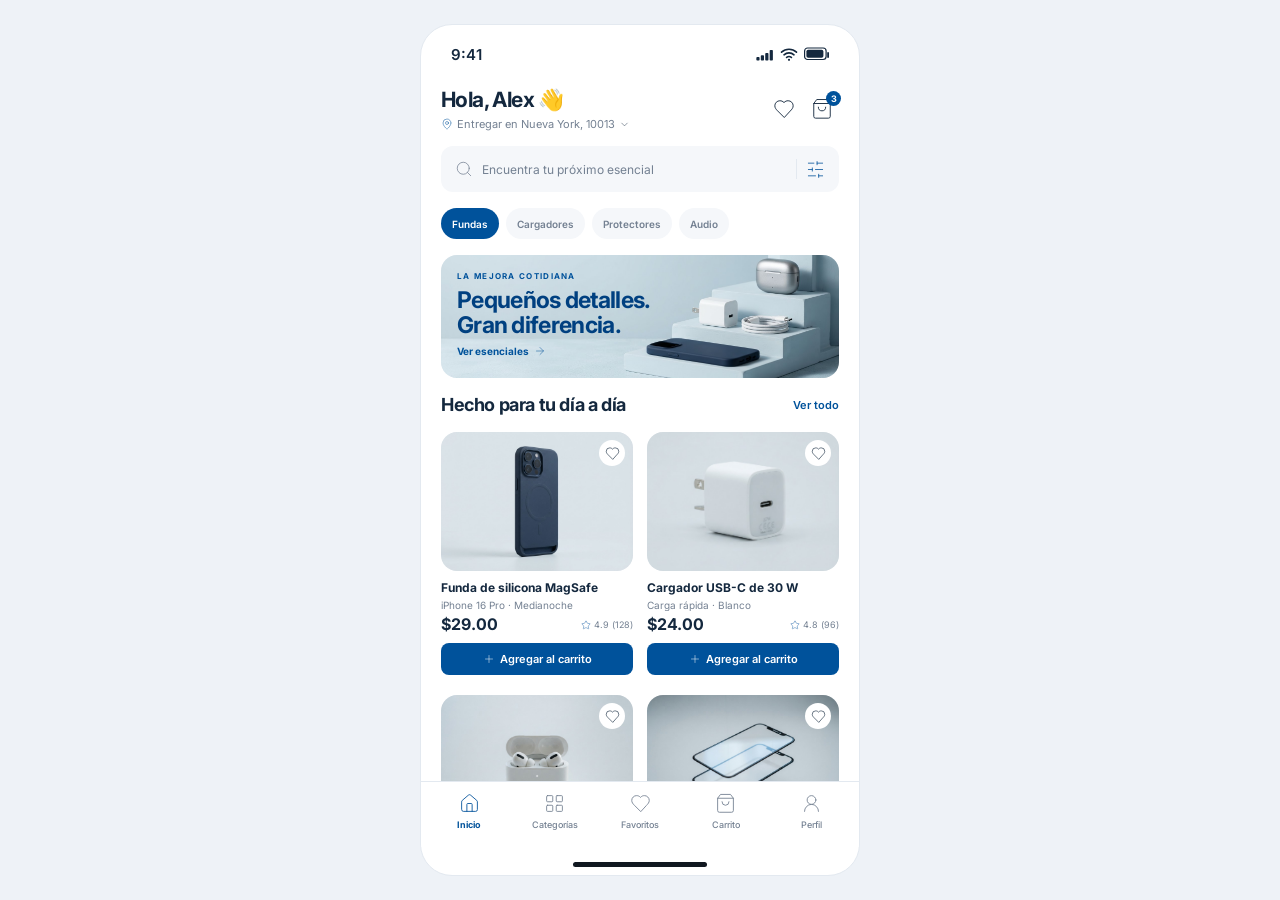
<file: index.html>
<!doctype html>
<html lang="es">
<head>
  <meta charset="utf-8">
  <meta name="viewport" content="width=device-width, initial-scale=1, viewport-fit=cover">
  <meta name="theme-color" content="#ffffff">
  <meta name="description" content="TECNOLOG — tecnología cotidiana, elevada. Fundas, cargadores, audio y protectores para iPhone.">
  <title>TECNOLOG — Catálogo</title>
  <link rel="stylesheet" href="css/variables.css">
  <link rel="stylesheet" href="css/global.css">
  <link rel="stylesheet" href="css/components.css">
  <link rel="stylesheet" href="css/pages/productos.css">
</head>
<body class="page page--catalog" data-base="">
  <div class="app">
    <header class="status-bar" aria-hidden="true">
      <span class="status-bar__time">9:41</span>
      <div class="status-bar__icons">
        <svg class="status-icon status-icon--signal" focusable="false"><use href="#i-ios-signal"></use></svg>
        <svg class="status-icon status-icon--wifi" focusable="false"><use href="#i-ios-wifi"></use></svg>
        <svg class="status-icon status-icon--battery" focusable="false"><use href="#i-ios-battery"></use></svg>
      </div>
    </header>

    <main class="catalog-feed content--scroll" id="catalog-feed">
      <section class="greeting-row" aria-label="Saludo y accesos rápidos">
        <div class="greeting">
          <h1 class="t-greeting">Hola, <span data-user-name>User</span> <span class="t-emoji">👋</span></h1>
          <button class="delivery" type="button" data-demo="La selección de dirección no está incluida en el diseño.">
            <svg class="icon icon-12 t-primary" aria-hidden="true"><use href="#i-map-pin"></use></svg>
            <span class="t-body-11">Entregar en Nueva York, 10013</span>
            <svg class="icon icon-11" aria-hidden="true"><use href="#i-chevron-down"></use></svg>
          </button>
        </div>

        <div class="quick-actions">
          <button class="icon-btn quick-action" type="button" aria-label="Favoritos" data-favorites-filter>
            <svg class="icon icon-22" aria-hidden="true"><use href="#i-heart"></use></svg>
          </button>
          <a class="cart-shortcut" href="pages/carrito.html" aria-label="Ver carrito">
            <svg class="icon icon-22" aria-hidden="true"><use href="#i-shopping-bag"></use></svg>
            <span class="badge cart-badge" data-cart-badge>3</span>
          </a>
        </div>
      </section>

      <form class="search" id="catalog-search" role="search">
        <svg class="icon icon-18 input__icon" aria-hidden="true"><use href="#i-search"></use></svg>
        <input type="search" id="search-input" placeholder="Encuentra tu próximo esencial" aria-label="Buscar productos" autocomplete="off">
        <span class="search__divider" aria-hidden="true"></span>
        <button class="icon-btn search__filter" type="button" aria-label="Filtros" data-demo="Los filtros avanzados no están incluidos en el diseño.">
          <svg class="icon icon-19 t-primary" aria-hidden="true"><use href="#i-sliders-horizontal"></use></svg>
        </button>
      </form>

      <div class="chips" id="category-chips" role="group" aria-label="Categorías">
        <button class="chip is-active" type="button" data-category="cases">Fundas</button>
        <button class="chip" type="button" data-category="chargers">Cargadores</button>
        <button class="chip" type="button" data-category="protectors">Protectores</button>
        <button class="chip" type="button" data-category="audio">Audio</button>
      </div>

      <section class="promo" aria-label="Promoción de accesorios">
        <img class="promo__image" src="assets/images/promo-everyday.jpg" alt="Funda azul, cargador blanco, cable y auriculares sobre una composición azul claro">
        <div class="promo__content">
          <p class="t-eyebrow promo__eyebrow">LA MEJORA COTIDIANA</p>
          <h2 class="t-h3 promo__title">Pequeños detalles.<br>Gran diferencia.</h2>
          <button class="promo__link" type="button" data-scroll-to-products>
            Ver esenciales
            <svg class="icon icon-12" aria-hidden="true"><use href="#i-arrow-right"></use></svg>
          </button>
        </div>
      </section>

      <div class="section-head">
        <h2 class="t-section">Hecho para tu día a día</h2>
        <button class="link t-body-11" type="button" data-reset-filter>Ver todo</button>
      </div>

      <div class="product-grid" id="product-grid">
        <article class="product-card" data-id="case" data-product-card data-category="cases" data-search="funda de silicona magsafe iphone 16 pro medianoche case">
          <div class="product-media">
            <img class="product-media__image" src="assets/images/product-case.jpg" alt="Funda de silicona MagSafe en color medianoche" loading="lazy">
            <button class="save-btn" type="button" aria-label="Guardar Funda de silicona MagSafe" data-favorite="case">
              <svg class="icon icon-15" aria-hidden="true"><use href="#i-heart"></use></svg>
            </button>
          </div>
          <div class="product-details">
            <h3 class="t-body-12 t-bold product-name">Funda de silicona MagSafe</h3>
            <p class="t-body-10 t-muted product-variant">iPhone 16 Pro · Medianoche</p>
            <div class="rating-row">
              <span class="t-price">$29.00</span>
              <span class="rating">
                <svg class="icon icon-10 t-primary" aria-hidden="true"><use href="#i-star"></use></svg>
                <span class="t-body-9 t-muted">4.9 (128)</span>
              </span>
            </div>
          </div>
          <button class="btn btn-add" type="button" data-add-to-cart="case">
            <svg class="icon icon-12" aria-hidden="true"><use href="#i-plus"></use></svg>
            <span>Agregar al carrito</span>
          </button>
        </article>

        <article class="product-card" data-id="charger" data-product-card data-category="chargers" data-search="cargador usb-c 30 w carga rapida blanco charger">
          <div class="product-media">
            <img class="product-media__image" src="assets/images/product-charger.jpg" alt="Cargador USB-C de 30 W en color blanco" loading="lazy">
            <button class="save-btn" type="button" aria-label="Guardar Cargador USB-C de 30 W" data-favorite="charger">
              <svg class="icon icon-15" aria-hidden="true"><use href="#i-heart"></use></svg>
            </button>
          </div>
          <div class="product-details">
            <h3 class="t-body-12 t-bold product-name">Cargador USB-C de 30 W</h3>
            <p class="t-body-10 t-muted product-variant">Carga rápida · Blanco</p>
            <div class="rating-row">
              <span class="t-price">$24.00</span>
              <span class="rating">
                <svg class="icon icon-10 t-primary" aria-hidden="true"><use href="#i-star"></use></svg>
                <span class="t-body-9 t-muted">4.8 (96)</span>
              </span>
            </div>
          </div>
          <button class="btn btn-add" type="button" data-add-to-cart="charger">
            <svg class="icon icon-12" aria-hidden="true"><use href="#i-plus"></use></svg>
            <span>Agregar al carrito</span>
          </button>
        </article>

        <article class="product-card" data-id="earbuds" data-product-card data-category="audio" data-search="auriculares inalambricos air sonido nitido blanco earbuds audio">
          <div class="product-media">
            <img class="product-media__image" src="assets/images/product-earbuds.jpg" alt="Auriculares inalámbricos Air con estuche de carga blanco" loading="lazy">
            <button class="save-btn" type="button" aria-label="Guardar Auriculares inalámbricos Air" data-favorite="earbuds">
              <svg class="icon icon-15" aria-hidden="true"><use href="#i-heart"></use></svg>
            </button>
          </div>
          <div class="product-details">
            <h3 class="t-body-12 t-bold product-name">Auriculares inalámbricos Air</h3>
            <p class="t-body-10 t-muted product-variant">Sonido nítido · Blanco</p>
            <div class="rating-row">
              <span class="t-price">$69.00</span>
              <span class="rating">
                <svg class="icon icon-10 t-primary" aria-hidden="true"><use href="#i-star"></use></svg>
                <span class="t-body-9 t-muted">4.9 (84)</span>
              </span>
            </div>
          </div>
          <button class="btn btn-add" type="button" data-add-to-cart="earbuds">
            <svg class="icon icon-12" aria-hidden="true"><use href="#i-plus"></use></svg>
            <span>Agregar al carrito</span>
          </button>
        </article>

        <article class="product-card" data-id="glass" data-product-card data-category="protectors" data-search="protector de vidrio edge iphone 16 pro pack de 2 glass screen">
          <div class="product-media">
            <img class="product-media__image" src="assets/images/product-glass.jpg" alt="Protector de vidrio Edge para iPhone 16 Pro" loading="lazy">
            <button class="save-btn" type="button" aria-label="Guardar Protector de vidrio Edge" data-favorite="glass">
              <svg class="icon icon-15" aria-hidden="true"><use href="#i-heart"></use></svg>
            </button>
          </div>
          <div class="product-details">
            <h3 class="t-body-12 t-bold product-name">Protector de vidrio Edge</h3>
            <p class="t-body-10 t-muted product-variant">iPhone 16 Pro · Pack de 2</p>
            <div class="rating-row">
              <span class="t-price">$19.00</span>
              <span class="rating">
                <svg class="icon icon-10 t-primary" aria-hidden="true"><use href="#i-star"></use></svg>
                <span class="t-body-9 t-muted">4.8 (62)</span>
              </span>
            </div>
          </div>
          <button class="btn btn-add" type="button" data-add-to-cart="glass">
            <svg class="icon icon-12" aria-hidden="true"><use href="#i-plus"></use></svg>
            <span>Agregar al carrito</span>
          </button>
        </article>
      </div>

      <p class="catalog-empty" id="catalog-empty" hidden>No encontramos productos con esa búsqueda.</p>
    </main>

    <nav class="bottom-nav" aria-label="Navegación principal">
      <a class="nav-item is-active" href="index.html" aria-current="page">
        <svg class="icon icon-21" aria-hidden="true"><use href="#i-house"></use></svg>
        <span class="t-body-9 t-bold">Inicio</span>
      </a>
      <button class="nav-item" type="button" data-scroll-to-categories>
        <svg class="icon icon-21" aria-hidden="true"><use href="#i-layout-grid"></use></svg>
        <span class="t-body-9 t-medium">Categorías</span>
      </button>
      <button class="nav-item" type="button" data-favorites-filter>
        <svg class="icon icon-21" aria-hidden="true"><use href="#i-heart"></use></svg>
        <span class="t-body-9 t-medium">Favoritos</span>
      </button>
      <a class="nav-item" href="pages/carrito.html">
        <svg class="icon icon-21" aria-hidden="true"><use href="#i-shopping-bag"></use></svg>
        <span class="t-body-9 t-medium">Carrito</span>
      </a>
      <button class="nav-item" type="button" data-profile>
        <svg class="icon icon-21" aria-hidden="true"><use href="#i-user-round"></use></svg>
        <span class="t-body-9 t-medium">Perfil</span>
      </button>
    </nav>

    <div class="home-indicator" aria-hidden="true"><span></span></div>
  </div>

  <script src="js/modules/icons.js" defer></script>
  <script src="js/modules/storage.js" defer></script>
  <script src="js/modules/ui.js" defer></script>
  <script src="js/navigation.js" defer></script>
  <script src="js/main.js" defer></script>
  <script src="js/modules/catalog.js" defer></script>
</body>
</html>
</file>
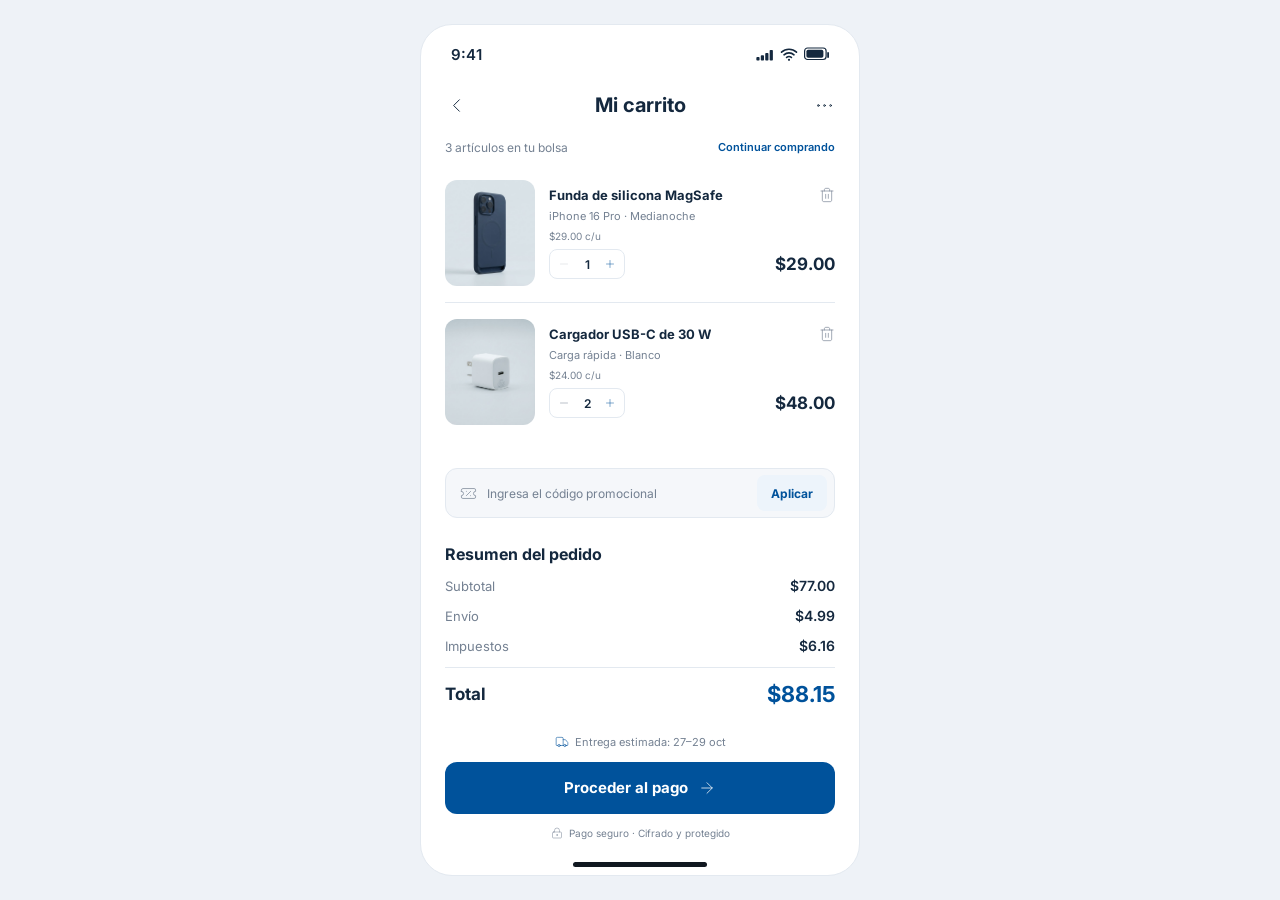
<file: pages/carrito.html>
<!doctype html>
<html lang="es">
<head>
  <meta charset="utf-8">
  <meta name="viewport" content="width=device-width, initial-scale=1, viewport-fit=cover">
  <meta name="theme-color" content="#ffffff">
  <meta name="description" content="Revisa los productos de tu carrito TECNOLOG antes de pagar.">
  <title>Mi carrito — TECNOLOG</title>
  <link rel="stylesheet" href="../css/variables.css">
  <link rel="stylesheet" href="../css/global.css">
  <link rel="stylesheet" href="../css/components.css">
  <link rel="stylesheet" href="../css/pages/carrito.css">
</head>
<body class="page page--cart" data-base="../">
  <div class="app">
    <header class="status-bar" aria-hidden="true">
      <span class="status-bar__time">9:41</span>
      <div class="status-bar__icons">
        <svg class="status-icon status-icon--signal" focusable="false"><use href="#i-ios-signal"></use></svg>
        <svg class="status-icon status-icon--wifi" focusable="false"><use href="#i-ios-wifi"></use></svg>
        <svg class="status-icon status-icon--battery" focusable="false"><use href="#i-ios-battery"></use></svg>
      </div>
    </header>

    <main class="cart-content content--scroll" id="main">
      <section class="cart-products" aria-labelledby="cart-title">
        <header class="page-header">
          <a class="page-header__back" href="../index.html" aria-label="Volver al catálogo">
            <svg class="icon icon-23" aria-hidden="true"><use href="#i-chevron-left"></use></svg>
          </a>
          <h1 class="t-title" id="cart-title">Mi carrito</h1>
          <button class="page-header__action" type="button" data-demo="Las opciones adicionales del carrito no están incluidas en el diseño." aria-label="Más opciones">
            <svg class="icon icon-21" aria-hidden="true"><use href="#i-more-horizontal"></use></svg>
          </button>
        </header>

        <div class="cart-meta">
          <p class="t-body-12 t-muted" id="cart-count-label" data-cart-count-label>3 artículos en tu bolsa</p>
          <a class="link t-body-11" href="../index.html">Continuar comprando</a>
        </div>

        <div class="cart-items" id="cart-items"></div>
      </section>

      <form class="promo-form" id="promo-form" novalidate>
        <svg class="icon icon-17 input__icon" aria-hidden="true"><use href="#i-ticket-percent"></use></svg>
        <input id="promo-input" name="promo" type="text" placeholder="Ingresa el código promocional" aria-label="Código promocional" autocomplete="off">
        <button class="btn btn-apply" type="submit">Aplicar</button>
      </form>

      <section class="order-summary" aria-labelledby="summary-title">
        <h2 class="order-summary__title" id="summary-title">Resumen del pedido</h2>

        <div class="summary-line">
          <span class="summary-line__label">Subtotal</span>
          <span class="summary-line__amount" data-subtotal>$77.00</span>
        </div>
        <div class="summary-line">
          <span class="summary-line__label">Envío</span>
          <span class="summary-line__amount" data-shipping>$4.99</span>
        </div>
        <div class="summary-line">
          <span class="summary-line__label">Impuestos</span>
          <span class="summary-line__amount" data-tax>$6.16</span>
        </div>

        <span class="divider"></span>

        <div class="summary-line summary-line--total">
          <span class="summary-line__label summary-line__label--total">Total</span>
          <span class="summary-line__amount summary-line__amount--total" data-total>$88.15</span>
        </div>
      </section>

      <section class="cart-actions">
        <p class="delivery-estimate">
          <svg class="icon icon-14 t-primary" aria-hidden="true"><use href="#i-truck"></use></svg>
          <span>Entrega estimada: 27–29 oct</span>
        </p>

        <button class="btn btn-primary" type="button" id="checkout-button">
          <span>Proceder al pago</span>
          <svg class="icon icon-18" aria-hidden="true"><use href="#i-arrow-right"></use></svg>
        </button>

        <div class="assurance">
          <svg class="icon icon-12" aria-hidden="true"><use href="#i-lock-keyhole"></use></svg>
          <span class="assurance__text">Pago seguro · Cifrado y protegido</span>
        </div>
      </section>
    </main>

    <div class="home-indicator" aria-hidden="true"><span></span></div>
  </div>

  <script src="../js/modules/icons.js" defer></script>
  <script src="../js/modules/storage.js" defer></script>
  <script src="../js/modules/ui.js" defer></script>
  <script src="../js/navigation.js" defer></script>
  <script src="../js/main.js" defer></script>
  <script src="../js/modules/cart.js" defer></script>
</body>
</html>
</file>
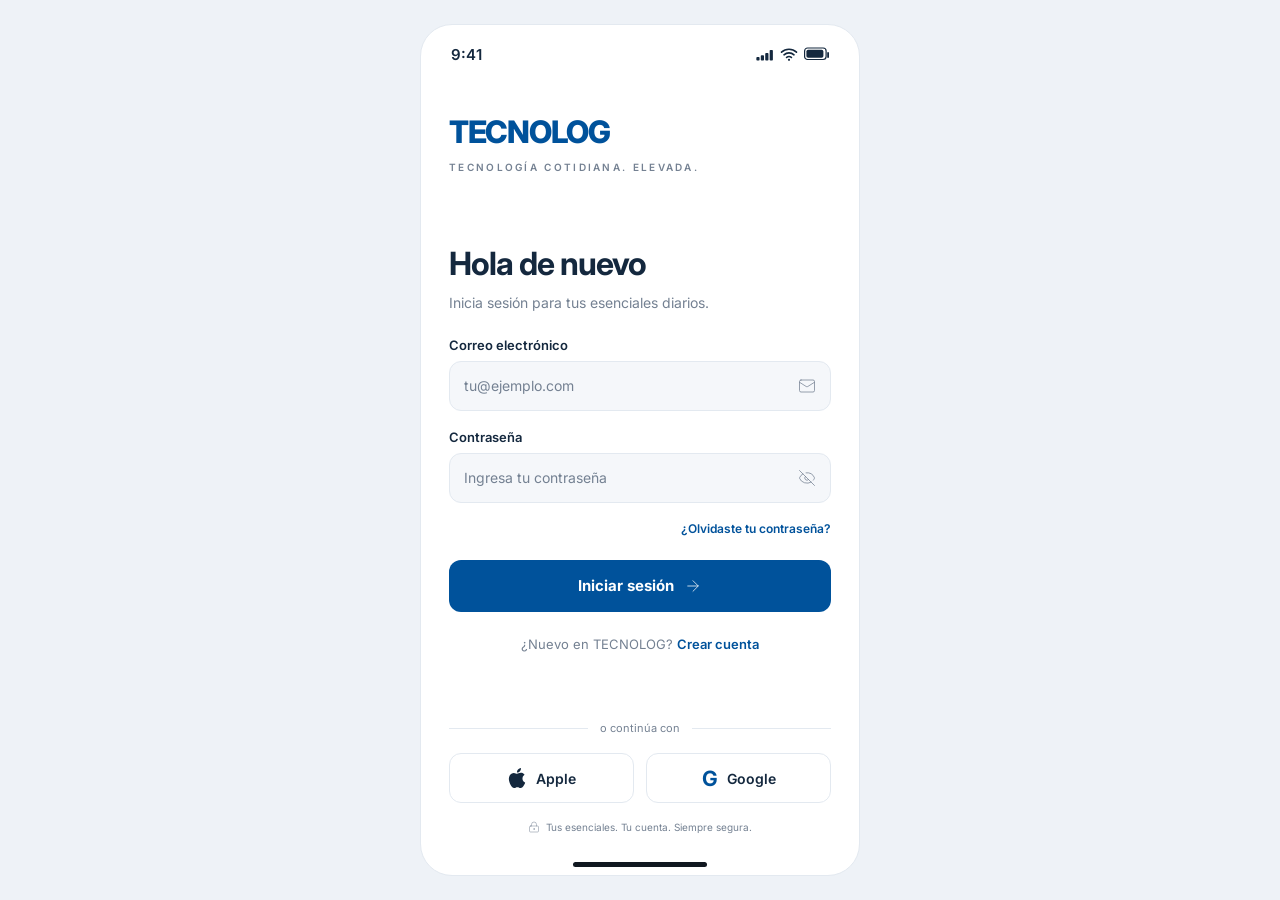
<file: pages/checkout.html>
<!doctype html>
<html lang="es">
<head>
  <meta charset="utf-8">
  <meta name="viewport" content="width=device-width, initial-scale=1, viewport-fit=cover">
  <meta name="theme-color" content="#ffffff">
  <meta name="description" content="Completa el pago de tu pedido TECNOLOG de forma segura.">
  <title>Pago — TECNOLOG</title>
  <link rel="stylesheet" href="../css/variables.css">
  <link rel="stylesheet" href="../css/global.css">
  <link rel="stylesheet" href="../css/components.css">
  <link rel="stylesheet" href="../css/pages/checkout.css">
</head>
<body class="page page--checkout" data-base="../">
  <div class="app">
    <header class="status-bar" aria-hidden="true">
      <span class="status-bar__time">9:41</span>
      <div class="status-bar__icons">
        <svg class="status-icon status-icon--signal" focusable="false"><use href="#i-ios-signal"></use></svg>
        <svg class="status-icon status-icon--wifi" focusable="false"><use href="#i-ios-wifi"></use></svg>
        <svg class="status-icon status-icon--battery" focusable="false"><use href="#i-ios-battery"></use></svg>
      </div>
    </header>

    <main class="checkout-content content--scroll" id="main">
      <header class="page-header">
        <a class="page-header__back" href="carrito.html" aria-label="Volver al carrito">
          <svg class="icon icon-23" aria-hidden="true"><use href="#i-chevron-left"></use></svg>
        </a>
        <h1 class="t-title">Pago</h1>
        <span class="page-header__action" aria-hidden="true">
          <svg class="icon icon-21" aria-hidden="true"><use href="#i-lock-keyhole"></use></svg>
        </span>
      </header>

      <div class="progress" aria-label="Progreso del pago">
        <div class="progress__step is-done">
          <span class="progress__marker">
            <svg class="icon icon-12" aria-hidden="true"><use href="#i-check"></use></svg>
          </span>
          <span class="progress__label">Envío</span>
        </div>
        <div class="progress__step is-current">
          <span class="progress__connector" aria-hidden="true"></span>
          <span class="progress__marker">2</span>
          <span class="progress__label">Pago</span>
        </div>
        <div class="progress__step">
          <span class="progress__connector" aria-hidden="true"></span>
          <span class="progress__marker">3</span>
          <span class="progress__label">Revisión</span>
        </div>
      </div>

      <section class="address-card" aria-label="Dirección de envío">
        <svg class="icon icon-18 t-primary address-card__icon" aria-hidden="true"><use href="#i-map-pin"></use></svg>
        <div class="address-card__body">
          <p class="address-card__recipient">Enviar a <span data-shipping-name>Alex Morgan</span></p>
          <p class="address-card__street">128 Spring St, Apt 4B<br>Nueva York, NY 10013, Estados Unidos</p>
        </div>
        <button class="address-card__change" type="button" data-demo="La edición de la dirección no está incluida en el diseño.">Cambiar</button>
      </section>

      <section class="payment-method" aria-labelledby="payment-method-title">
        <h2 class="payment-method__title" id="payment-method-title">Método de pago</h2>

        <div class="payment-options" role="radiogroup" aria-label="Método de pago">
          <button class="method-card is-selected" type="button" role="radio" aria-checked="true" data-method="card">
            <span class="method-radio" aria-hidden="true"></span>
            <svg class="icon icon-19 t-primary" aria-hidden="true"><use href="#i-credit-card"></use></svg>
            <span class="method-card__label">Tarjeta de crédito / débito</span>
            <span class="method-card__networks" aria-hidden="true">
              <span class="network-visa">VISA</span>
              <span class="network-mastercard"><i></i><i></i></span>
            </span>
          </button>

          <div class="method-alternatives">
            <button class="method-option" type="button" role="radio" aria-checked="false" data-method="apple">
              <span class="method-radio" aria-hidden="true"></span>
              <svg class="icon icon-17 icon--filled" aria-hidden="true"><use href="#i-apple"></use></svg>
              <span class="method-option__label">Apple Pay</span>
            </button>
            <button class="method-option" type="button" role="radio" aria-checked="false" data-method="paypal">
              <span class="method-radio" aria-hidden="true"></span>
              <span class="method-option__label method-option__label--paypal">PayPal</span>
            </button>
          </div>
        </div>
      </section>

      <section class="card-details" id="card-details" aria-label="Datos de la tarjeta">
        <div class="field">
          <label class="field__label" for="card-number">Número de tarjeta</label>
          <div class="input">
            <input id="card-number" name="card-number" type="text" inputmode="numeric" autocomplete="cc-number" placeholder="4242 4242 4242 4242" maxlength="19">
            <svg class="icon icon-18 input__icon" aria-hidden="true"><use href="#i-credit-card"></use></svg>
          </div>
        </div>

        <div class="card-details__row">
          <div class="field">
            <label class="field__label" for="card-expiry">Vencimiento</label>
            <div class="input">
              <input id="card-expiry" name="card-expiry" type="text" inputmode="numeric" autocomplete="cc-exp" placeholder="MM / AA" maxlength="7">
            </div>
          </div>

          <div class="field">
            <label class="field__label" for="card-cvv">CVV</label>
            <div class="input">
              <input id="card-cvv" name="card-cvv" type="text" inputmode="numeric" autocomplete="cc-csc" placeholder="•••" maxlength="4">
              <button class="input__action" type="button" data-demo="El CVV es el código de 3 o 4 dígitos del reverso de tu tarjeta." aria-label="Qué es el CVV">
                <svg class="icon icon-18" aria-hidden="true"><use href="#i-circle-help"></use></svg>
              </button>
            </div>
          </div>
        </div>
      </section>

      <section class="payment-confirmation" aria-labelledby="total-title">
        <span class="divider"></span>

        <div class="summary-line summary-line--total">
          <span class="summary-line__label summary-line__label--total" id="total-title">Total</span>
          <span class="summary-line__amount summary-line__amount--total" data-total>$88.15</span>
        </div>

        <p class="payment-confirmation__detail" data-order-detail>3 artículos · Incluye $4.99 de envío y $6.16 de impuestos</p>

        <button class="btn btn-primary" type="button" id="pay-button">
          <span data-pay-label>Pagar ahora · $88.15</span>
          <svg class="icon icon-18" aria-hidden="true"><use href="#i-lock-keyhole"></use></svg>
        </button>

        <div class="assurance">
          <svg class="icon icon-12" aria-hidden="true"><use href="#i-lock-keyhole"></use></svg>
          <span class="assurance__text">Cifrado de 256 bits · Tu pago está protegido</span>
        </div>
      </section>
    </main>

    <div class="home-indicator" aria-hidden="true"><span></span></div>
  </div>

  <script src="../js/modules/icons.js" defer></script>
  <script src="../js/modules/storage.js" defer></script>
  <script src="../js/modules/ui.js" defer></script>
  <script src="../js/navigation.js" defer></script>
  <script src="../js/main.js" defer></script>
  <script src="../js/modules/checkout.js" defer></script>
</body>
</html>
</file>
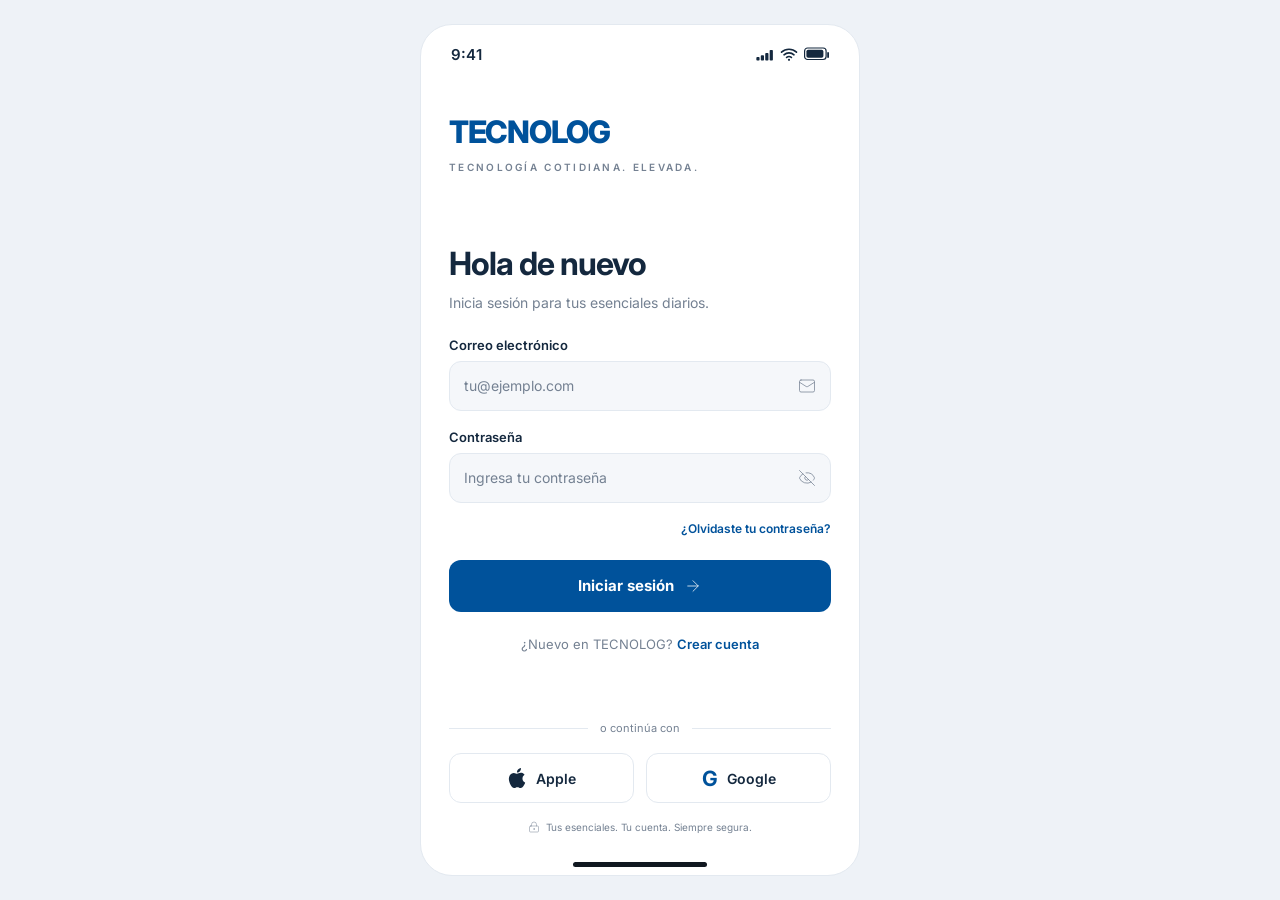
<file: pages/login.html>
<!doctype html>
<html lang="es">
<head>
  <meta charset="utf-8">
  <meta name="viewport" content="width=device-width, initial-scale=1, viewport-fit=cover">
  <meta name="theme-color" content="#ffffff">
  <meta name="description" content="Inicia sesión en TECNOLOG y continúa con tus esenciales tecnológicos.">
  <title>Iniciar sesión — TECNOLOG</title>
  <link rel="stylesheet" href="../css/variables.css">
  <link rel="stylesheet" href="../css/global.css">
  <link rel="stylesheet" href="../css/components.css">
  <link rel="stylesheet" href="../css/pages/login.css">
</head>
<body class="page page--login" data-base="../">
  <div class="app">
    <header class="status-bar" aria-hidden="true">
      <span class="status-bar__time">9:41</span>
      <div class="status-bar__icons">
        <svg class="status-icon status-icon--signal" focusable="false"><use href="#i-ios-signal"></use></svg>
        <svg class="status-icon status-icon--wifi" focusable="false"><use href="#i-ios-wifi"></use></svg>
        <svg class="status-icon status-icon--battery" focusable="false"><use href="#i-ios-battery"></use></svg>
      </div>
    </header>

    <main class="login-content content--scroll" id="main">
      <header class="brand-intro">
        <p class="t-wordmark">TECNOLOG</p>
        <p class="t-tagline">TECNOLOGÍA COTIDIANA. ELEVADA.</p>
      </header>

      <form class="login-form" id="login-form" novalidate>
        <div class="welcome">
          <h1 class="t-h1">Hola de nuevo</h1>
          <p class="welcome__text">Inicia sesión para tus esenciales diarios.</p>
        </div>

        <div class="credentials">
          <div class="field">
            <label class="field__label" for="login-email">Correo electrónico</label>
            <div class="input">
              <input id="login-email" name="email" type="email" inputmode="email" autocomplete="email" placeholder="tu@ejemplo.com" required>
              <svg class="icon icon-18 input__icon" aria-hidden="true"><use href="#i-mail"></use></svg>
            </div>
          </div>

          <div class="field">
            <label class="field__label" for="login-password">Contraseña</label>
            <div class="input">
              <input id="login-password" name="password" type="password" autocomplete="current-password" placeholder="Ingresa tu contraseña" required>
              <button class="input__action" type="button" data-password-toggle="login-password" aria-label="Mostrar contraseña">
                <svg class="icon icon-18" aria-hidden="true"><use href="#i-eye-off"></use></svg>
              </button>
            </div>
          </div>

          <a class="forgot" href="#" data-demo="La recuperación de contraseña no está incluida en el diseño.">¿Olvidaste tu contraseña?</a>
        </div>

        <button class="btn btn-primary" type="submit">
          <span>Iniciar sesión</span>
          <svg class="icon icon-18" aria-hidden="true"><use href="#i-arrow-right"></use></svg>
        </button>

        <p class="switch-text">¿Nuevo en TECNOLOG? <a class="link" href="registro.html">Crear cuenta</a></p>
      </form>

      <section class="alt-signin" aria-label="Otros métodos de acceso">
        <div class="divider-row">
          <span class="divider-row__rule"></span>
          <span class="divider-row__label">o continúa con</span>
          <span class="divider-row__rule"></span>
        </div>

        <div class="social-row">
          <button class="btn btn-social" type="button" data-demo="El acceso con Apple no está disponible en esta demo.">
            <svg class="icon icon-20 icon--filled" aria-hidden="true"><use href="#i-apple"></use></svg>
            <span>Apple</span>
          </button>
          <button class="btn btn-social" type="button" data-demo="El acceso con Google no está disponible en esta demo.">
            <span class="google-mark" aria-hidden="true">G</span>
            <span>Google</span>
          </button>
        </div>

        <div class="assurance">
          <svg class="icon icon-12" aria-hidden="true"><use href="#i-lock-keyhole"></use></svg>
          <span class="assurance__text">Tus esenciales. Tu cuenta. Siempre segura.</span>
        </div>
      </section>
    </main>

    <div class="home-indicator" aria-hidden="true"><span></span></div>
  </div>

  <script src="../js/modules/icons.js" defer></script>
  <script src="../js/modules/storage.js" defer></script>
  <script src="../js/modules/ui.js" defer></script>
  <script src="../js/navigation.js" defer></script>
  <script src="../js/main.js" defer></script>
  <script src="../js/modules/auth.js" defer></script>
</body>
</html>
</file>
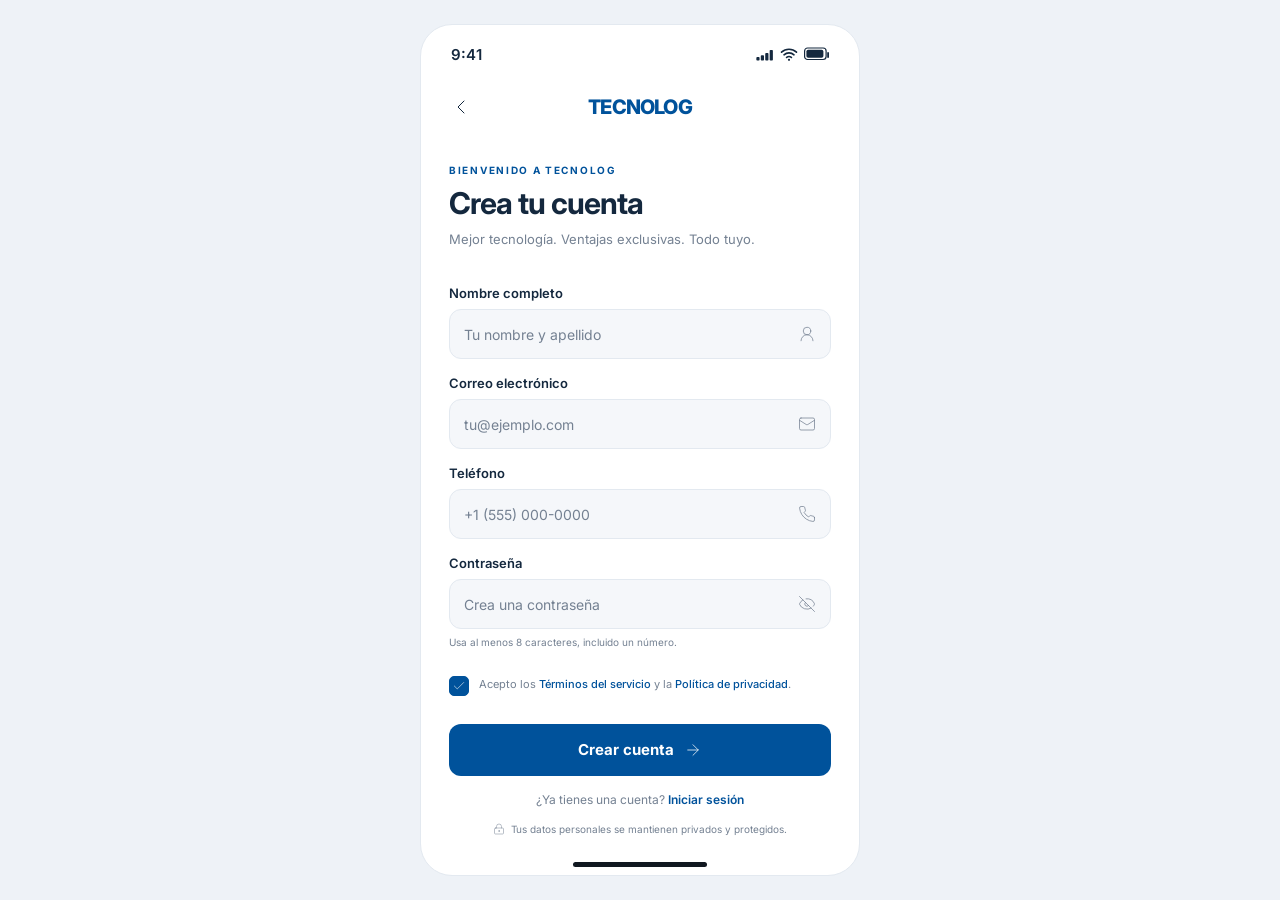
<file: pages/registro.html>
<!doctype html>
<html lang="es">
<head>
  <meta charset="utf-8">
  <meta name="viewport" content="width=device-width, initial-scale=1, viewport-fit=cover">
  <meta name="theme-color" content="#ffffff">
  <meta name="description" content="Crea tu cuenta TECNOLOG y accede a ventajas exclusivas.">
  <title>Crear cuenta — TECNOLOG</title>
  <link rel="stylesheet" href="../css/variables.css">
  <link rel="stylesheet" href="../css/global.css">
  <link rel="stylesheet" href="../css/components.css">
  <link rel="stylesheet" href="../css/pages/registro.css">
</head>
<body class="page page--register" data-base="../">
  <div class="app">
    <header class="status-bar" aria-hidden="true">
      <span class="status-bar__time">9:41</span>
      <div class="status-bar__icons">
        <svg class="status-icon status-icon--signal" focusable="false"><use href="#i-ios-signal"></use></svg>
        <svg class="status-icon status-icon--wifi" focusable="false"><use href="#i-ios-wifi"></use></svg>
        <svg class="status-icon status-icon--battery" focusable="false"><use href="#i-ios-battery"></use></svg>
      </div>
    </header>

    <main class="register-content content--scroll" id="main">
      <nav class="brand-nav" aria-label="Navegación de registro">
        <a class="brand-nav__back" href="login.html" aria-label="Volver a iniciar sesión">
          <svg class="icon icon-24" aria-hidden="true"><use href="#i-chevron-left"></use></svg>
        </a>
        <p class="t-wordmark-sm">TECNOLOG</p>
        <span class="brand-nav__balance" aria-hidden="true"></span>
      </nav>

      <header class="account-intro">
        <p class="t-eyebrow">BIENVENIDO A TECNOLOG</p>
        <h1 class="t-h2">Crea tu cuenta</h1>
        <p class="account-intro__text">Mejor tecnología. Ventajas exclusivas. Todo tuyo.</p>
      </header>

      <form class="register-form" id="register-form" novalidate>
        <div class="account-details">
          <div class="field">
            <label class="field__label" for="register-name">Nombre completo</label>
            <div class="input">
              <input id="register-name" name="name" type="text" autocomplete="name" placeholder="Tu nombre y apellido" required>
              <svg class="icon icon-18 input__icon" aria-hidden="true"><use href="#i-user-round"></use></svg>
            </div>
          </div>

          <div class="field">
            <label class="field__label" for="register-email">Correo electrónico</label>
            <div class="input">
              <input id="register-email" name="email" type="email" inputmode="email" autocomplete="email" placeholder="tu@ejemplo.com" required>
              <svg class="icon icon-18 input__icon" aria-hidden="true"><use href="#i-mail"></use></svg>
            </div>
          </div>

          <div class="field">
            <label class="field__label" for="register-phone">Teléfono</label>
            <div class="input">
              <input id="register-phone" name="phone" type="tel" inputmode="tel" autocomplete="tel" placeholder="+1 (555) 000-0000">
              <svg class="icon icon-18 input__icon" aria-hidden="true"><use href="#i-phone"></use></svg>
            </div>
          </div>

          <div class="password-setup">
            <div class="field">
              <label class="field__label" for="register-password">Contraseña</label>
              <div class="input">
                <input id="register-password" name="password" type="password" autocomplete="new-password" placeholder="Crea una contraseña" required>
                <button class="input__action" type="button" data-password-toggle="register-password" aria-label="Mostrar contraseña">
                  <svg class="icon icon-18" aria-hidden="true"><use href="#i-eye-off"></use></svg>
                </button>
              </div>
            </div>
            <p class="field__hint">Usa al menos 8 caracteres, incluido un número.</p>
          </div>
        </div>

        <label class="checkbox terms">
          <input id="register-terms" name="terms" type="checkbox" checked required>
          <span class="checkbox__box" aria-hidden="true">
            <svg class="icon icon-14" aria-hidden="true"><use href="#i-check"></use></svg>
          </span>
          <span class="checkbox__text">Acepto los <a class="link" href="#" data-demo="Los Términos del servicio no están incluidos en el diseño.">Términos del servicio</a> y la <a class="link" href="#" data-demo="La Política de privacidad no está incluida en el diseño.">Política de privacidad</a>.</span>
        </label>

        <div class="register-actions">
          <button class="btn btn-primary" type="submit">
            <span>Crear cuenta</span>
            <svg class="icon icon-18" aria-hidden="true"><use href="#i-arrow-right"></use></svg>
          </button>

          <p class="switch-text">¿Ya tienes una cuenta? <a class="link" href="login.html">Iniciar sesión</a></p>

          <div class="assurance">
            <svg class="icon icon-12" aria-hidden="true"><use href="#i-lock-keyhole"></use></svg>
            <span class="assurance__text">Tus datos personales se mantienen privados y protegidos.</span>
          </div>
        </div>
      </form>
    </main>

    <div class="home-indicator" aria-hidden="true"><span></span></div>
  </div>

  <script src="../js/modules/icons.js" defer></script>
  <script src="../js/modules/storage.js" defer></script>
  <script src="../js/modules/ui.js" defer></script>
  <script src="../js/navigation.js" defer></script>
  <script src="../js/main.js" defer></script>
  <script src="../js/modules/auth.js" defer></script>
</body>
</html>
</file>
<file: css/variables.css>
/* ==========================================================================
   TECNOLOG — Sistema visual
   Valores extraídos del archivo ECOMMERS MOBILE.fig
   ========================================================================== */

:root {
  /* Tipografía */
  --font-sans: "Inter", "Segoe UI", system-ui, -apple-system, sans-serif;
  --font-emoji: "Segoe UI Emoji", "Apple Color Emoji", "Noto Color Emoji", sans-serif;

  /* Colores */
  --color-ink: #14283e;
  --color-muted: #748192;
  --color-primary: #00529b;
  --color-primary-dark: #004080;
  --color-white: #ffffff;
  --color-border: #e3e9f0;
  --color-surface: #f5f7fa;
  --color-surface-accent: #edf4fb;
  --color-home-indicator: #101820;
  --color-mastercard: #0f52ba;
  --color-page: #eef2f7;

  /* Medidas de la pantalla */
  --app-max-width: 440px;
  --app-min-height: 852px;
  --app-max-height: 956px;
  --status-height: 54px;
  --home-height: 28px;
  --content-height: 770px;

  /* Radios */
  --radius-screen: 32px;
  --radius-16: 16px;
  --radius-12: 12px;
  --radius-8: 8px;
  --radius-5: 5px;
  --radius-pill: 100px;

  /* Espaciados */
  --pad-login: 28px;
  --pad-catalog: 20px;
  --pad-cart: 24px;
  --gap-form: 24px;
  --gap-field: 8px;

  /* Movimiento */
  --ease: cubic-bezier(0.2, 0.8, 0.2, 1);
}
</file>
<file: css/global.css>
/* ==========================================================================
   TECNOLOG — Base global
   ========================================================================== */

@font-face {
  font-family: "Inter";
  font-style: normal;
  font-weight: 100 900;
  font-display: swap;
  src: url("../assets/fonts/inter-latin-var.woff2") format("woff2");
}

@font-face {
  font-family: "Inter";
  font-style: italic;
  font-weight: 100 900;
  font-display: swap;
  src: url("../assets/fonts/inter-latin-var-italic.woff2") format("woff2");
}

*,
*::before,
*::after {
  box-sizing: border-box;
}

html {
  -webkit-text-size-adjust: 100%;
  text-size-adjust: 100%;
}

body {
  min-height: 100dvh;
  margin: 0;
  font-family: var(--font-sans);
  color: var(--color-ink);
  background: var(--color-white);
  -webkit-font-smoothing: antialiased;
  -moz-osx-font-smoothing: grayscale;
  text-rendering: optimizeLegibility;
}

h1,
h2,
h3,
p {
  margin: 0;
}

ul,
ol {
  margin: 0;
  padding: 0;
  list-style: none;
}

img,
svg {
  display: block;
}

img {
  max-width: 100%;
}

button,
input,
textarea,
select {
  font: inherit;
  color: inherit;
}

button {
  padding: 0;
  border: 0;
  background: none;
  cursor: pointer;
}

a {
  color: inherit;
  text-decoration: none;
}

:where(a, button, input, label[for]):focus-visible {
  outline: 2px solid var(--color-primary);
  outline-offset: 2px;
}

::selection {
  background: var(--color-surface-accent);
  color: var(--color-primary);
}

/* --------------------------------------------------------------------------
   App shell
   -------------------------------------------------------------------------- */

.app {
  position: relative;
  display: flex;
  flex-direction: column;
  width: 100%;
  max-width: var(--app-max-width);
  height: 100dvh;
  min-height: var(--app-min-height);
  margin: 0 auto;
  overflow: hidden;
  background: var(--color-white);
}

.content {
  position: relative;
  display: flex;
  flex: 1 1 auto;
  flex-direction: column;
  min-height: 0;
  justify-content: space-between;
}

.content--scroll {
  overflow-y: auto;
  overscroll-behavior: contain;
  scrollbar-width: none;
}

.content--scroll::-webkit-scrollbar {
  display: none;
}

/* --------------------------------------------------------------------------
   Status bar (maqueta del diseño)
   -------------------------------------------------------------------------- */

.status-bar {
  display: flex;
  flex: 0 0 var(--status-height);
  align-items: center;
  justify-content: space-between;
  height: var(--status-height);
  padding: 6px 30px 0;
  color: var(--color-ink);
}

.status-bar__time {
  font-size: 15px;
  font-weight: 600;
  line-height: 18px;
  letter-spacing: 0;
}

.status-bar__icons {
  display: flex;
  align-items: center;
  gap: 6px;
}

.status-icon {
  flex: 0 0 auto;
  color: var(--color-ink);
}

.status-icon--signal {
  width: 18px;
  height: 18px;
}

.status-icon--wifi {
  width: 18px;
  height: 18px;
}

.status-icon--battery {
  width: 25px;
  height: 25px;
}

/* --------------------------------------------------------------------------
   Home indicator (maqueta del diseño)
   -------------------------------------------------------------------------- */

.home-indicator {
  display: flex;
  flex: 0 0 var(--home-height);
  align-items: flex-end;
  justify-content: center;
  height: var(--home-height);
  padding-bottom: 8px;
}

.home-indicator span {
  width: 134px;
  height: 5px;
  border-radius: var(--radius-pill);
  background: var(--color-home-indicator);
}

/* --------------------------------------------------------------------------
   Iconos
   -------------------------------------------------------------------------- */

.icon {
  width: 18px;
  height: 18px;
  flex: 0 0 auto;
  fill: none;
  stroke: currentColor;
  stroke-width: 1;
  stroke-linecap: round;
  stroke-linejoin: miter;
}

.icon * {
  vector-effect: non-scaling-stroke;
}

.icon--filled {
  fill: currentColor;
  stroke: none;
}

.icon-10 { width: 10px; height: 10px; }
.icon-11 { width: 11px; height: 11px; }
.icon-12 { width: 12px; height: 12px; }
.icon-14 { width: 14px; height: 14px; }
.icon-15 { width: 15px; height: 15px; }
.icon-16 { width: 16px; height: 16px; }
.icon-17 { width: 17px; height: 17px; }
.icon-18 { width: 18px; height: 18px; }
.icon-19 { width: 19px; height: 19px; }
.icon-20 { width: 20px; height: 20px; }
.icon-21 { width: 21px; height: 21px; }
.icon-22 { width: 22px; height: 22px; }
.icon-23 { width: 23px; height: 23px; }
.icon-24 { width: 24px; height: 24px; }
.icon-25 { width: 25px; height: 25px; }
.icon-26 { width: 26px; height: 26px; }

.icon-btn {
  display: inline-flex;
  align-items: center;
  justify-content: center;
  color: inherit;
  border-radius: var(--radius-pill);
}

/* --------------------------------------------------------------------------
   Accesibilidad y utilidades
   -------------------------------------------------------------------------- */

.sr-only {
  position: absolute;
  width: 1px;
  height: 1px;
  padding: 0;
  margin: -1px;
  overflow: hidden;
  clip: rect(0, 0, 0, 0);
  white-space: nowrap;
  border: 0;
}

.svg-sprite {
  position: absolute;
  width: 0;
  height: 0;
  overflow: hidden;
}

.u-nowrap {
  white-space: nowrap;
}

.u-preline {
  white-space: pre-line;
}

.u-full {
  width: 100%;
}

/* --------------------------------------------------------------------------
   Toast de acciones no contempladas en el diseño
   -------------------------------------------------------------------------- */

.toast {
  position: fixed;
  z-index: 100;
  left: 50%;
  bottom: calc(24px + env(safe-area-inset-bottom));
  max-width: min(360px, calc(100vw - 48px));
  padding: 12px 16px;
  font-size: 12px;
  font-weight: 500;
  line-height: 16px;
  color: var(--color-white);
  text-align: center;
  background: var(--color-ink);
  border-radius: var(--radius-12);
  box-shadow: 0 10px 30px rgba(20, 40, 62, 0.22);
  opacity: 0;
  pointer-events: none;
  transform: translate(-50%, 12px);
  transition: opacity 180ms var(--ease), transform 180ms var(--ease);
}

.toast.is-visible {
  opacity: 1;
  transform: translate(-50%, 0);
}

/* --------------------------------------------------------------------------
   Adaptación a tablet / escritorio
   Mantiene la composición móvil; solo centra la app y añade el fondo.
   -------------------------------------------------------------------------- */

@media (min-width: 601px) {
  body {
    display: flex;
    align-items: center;
    justify-content: center;
    padding: 24px 0;
    background: var(--color-page);
  }

  .app {
    height: min(calc(100dvh - 48px), var(--app-max-height));
    min-height: var(--app-min-height);
    border: 1px solid var(--color-border);
    border-radius: var(--radius-screen);
  }
}

@media (max-width: 360px) {
  .status-bar {
    padding-inline: 20px;
  }
}

@media (prefers-reduced-motion: reduce) {
  *,
  *::before,
  *::after {
    scroll-behavior: auto !important;
    transition-duration: 0.01ms !important;
    animation-duration: 0.01ms !important;
  }
}
</file>
<file: css/components.css>
/* ==========================================================================
   TECNOLOG — Componentes compartidos
   ========================================================================== */

/* --------------------------------------------------------------------------
   Tipografía
   -------------------------------------------------------------------------- */

.t-wordmark {
  font-size: 31px;
  font-weight: 800;
  line-height: 38px;
  letter-spacing: -1.3px;
  color: var(--color-primary);
}

.t-wordmark-sm {
  font-size: 20px;
  font-weight: 800;
  line-height: 24px;
  letter-spacing: -0.8px;
  color: var(--color-primary);
}

.t-tagline {
  font-size: 10px;
  font-weight: 600;
  line-height: 12px;
  letter-spacing: 2.3px;
  color: var(--color-muted);
}

.t-eyebrow {
  font-size: 10px;
  font-weight: 700;
  line-height: 12px;
  letter-spacing: 1.7px;
  color: var(--color-primary);
  text-transform: uppercase;
}

.t-h1 {
  font-size: 32px;
  font-weight: 700;
  line-height: 39px;
  letter-spacing: -1px;
  color: var(--color-ink);
}

.t-h2 {
  font-size: 30px;
  font-weight: 700;
  line-height: 36px;
  letter-spacing: -1px;
  color: var(--color-ink);
}

.t-h3 {
  font-size: 23px;
  font-weight: 700;
  line-height: 24.84px;
  letter-spacing: -0.7px;
  color: var(--color-primary-dark);
}

.t-title {
  font-size: 20px;
  font-weight: 700;
  line-height: 24px;
  letter-spacing: 0;
  color: var(--color-ink);
}

.t-greeting {
  font-size: 21px;
  font-weight: 700;
  line-height: 25px;
  letter-spacing: -0.6px;
  color: var(--color-ink);
}

.t-heading {
  font-size: 19px;
  font-weight: 700;
  line-height: 23px;
  letter-spacing: -0.4px;
  color: var(--color-ink);
}

.t-section {
  font-size: 18px;
  font-weight: 700;
  line-height: 22px;
  letter-spacing: -0.4px;
  color: var(--color-ink);
}

.t-body {
  font-size: 14px;
  font-weight: 400;
  line-height: 17px;
  letter-spacing: 0;
}

.t-body-15 {
  font-size: 15px;
  font-weight: 400;
  line-height: 18px;
}

.t-body-13 {
  font-size: 13px;
  font-weight: 400;
  line-height: 16px;
}

.t-body-12 {
  font-size: 12px;
  font-weight: 400;
  line-height: 15px;
}

.t-body-11 {
  font-size: 11px;
  font-weight: 400;
  line-height: 13px;
}

.t-body-10 {
  font-size: 10px;
  font-weight: 400;
  line-height: 12px;
}

.t-body-9 {
  font-size: 9px;
  font-weight: 400;
  line-height: 11px;
}

.t-body-8 {
  font-size: 8px;
  font-weight: 400;
  line-height: 10px;
}

.t-body--relaxed {
  line-height: 21px;
}

.t-body-13--relaxed {
  line-height: 19.5px;
}

.t-body-11--relaxed {
  line-height: 17.6px;
}

.t-label {
  font-size: 13px;
  font-weight: 600;
  line-height: 16px;
  color: var(--color-ink);
}

.t-button {
  font-size: 15px;
  font-weight: 700;
  line-height: 18px;
  letter-spacing: 0;
}

.t-button-sm {
  font-size: 11px;
  font-weight: 600;
  line-height: 13px;
}

.t-price {
  font-size: 16px;
  font-weight: 700;
  line-height: 19px;
}

.t-price-lg {
  font-size: 17px;
  font-weight: 700;
  line-height: 21px;
}

.t-total {
  font-size: 22px;
  font-weight: 700;
  line-height: 27px;
}

.t-medium { font-weight: 500; }
.t-semibold { font-weight: 600; }
.t-bold { font-weight: 700; }
.t-extrabold { font-weight: 800; }
.t-italic { font-style: italic; }

.t-muted { color: var(--color-muted); }
.t-primary { color: var(--color-primary); }
.t-white { color: var(--color-white); }
.t-dark-blue { color: var(--color-primary-dark); }
.t-center { text-align: center; }
.t-right { text-align: right; }

.t-emoji {
  font-family: var(--font-emoji);
}

/* --------------------------------------------------------------------------
   Botones
   -------------------------------------------------------------------------- */

.btn {
  display: inline-flex;
  align-items: center;
  justify-content: center;
  font-family: inherit;
  cursor: pointer;
}

.btn-primary {
  width: 100%;
  height: 52px;
  gap: 10px;
  color: var(--color-white);
  background: var(--color-primary);
  border-radius: var(--radius-12);
  font-size: 15px;
  font-weight: 700;
  line-height: 18px;
}

.btn-primary:hover {
  filter: brightness(0.96);
}

.btn-primary:active {
  transform: translateY(1px);
}

.btn-add {
  width: 100%;
  height: 32px;
  gap: 5px;
  color: var(--color-white);
  background: var(--color-primary);
  border-radius: var(--radius-8);
  font-size: 11px;
  font-weight: 600;
  line-height: 13px;
}

.btn-add:hover {
  filter: brightness(0.96);
}

.btn-add:active {
  transform: translateY(1px);
}

.btn-social {
  flex: 1 1 0;
  height: 50px;
  gap: 9px;
  color: var(--color-ink);
  background: var(--color-white);
  border: 1px solid var(--color-border);
  border-radius: var(--radius-12);
  font-size: 14px;
  font-weight: 600;
  line-height: 17px;
}

.btn-social:hover {
  background: var(--color-surface);
}

.btn-apply {
  height: 36px;
  padding: 0 14px;
  color: var(--color-primary);
  background: var(--color-surface-accent);
  border-radius: var(--radius-8);
  font-size: 12px;
  font-weight: 700;
  line-height: 15px;
  flex: 0 0 auto;
}

.btn-apply:hover {
  filter: brightness(0.97);
}

.link {
  color: var(--color-primary);
  font-weight: 600;
  background: none;
  border: 0;
  cursor: pointer;
}

.link:hover {
  text-decoration: underline;
}

.link--muted {
  color: inherit;
}

.icon-button {
  display: inline-flex;
  align-items: center;
  justify-content: center;
  color: inherit;
}

/* --------------------------------------------------------------------------
   Formularios
   -------------------------------------------------------------------------- */

.field {
  display: flex;
  flex-direction: column;
  gap: var(--gap-field);
  min-width: 0;
}

.field__label {
  font-size: 13px;
  font-weight: 600;
  line-height: 16px;
  color: var(--color-ink);
}

.field__hint {
  font-size: 10px;
  font-weight: 400;
  line-height: 12px;
  color: var(--color-muted);
}

.input {
  display: flex;
  align-items: center;
  gap: 10px;
  width: 100%;
  height: 50px;
  padding: 0 14px;
  background: var(--color-surface);
  border: 1px solid var(--color-border);
  border-radius: var(--radius-12);
}

.input:focus-within {
  border-color: var(--color-primary);
}

.input input {
  flex: 1 1 auto;
  min-width: 0;
  height: 100%;
  padding: 0;
  background: transparent;
  border: 0;
  outline: 0;
  font-size: 14px;
  font-weight: 400;
  line-height: 17px;
  color: var(--color-ink);
}

.input input::placeholder {
  color: var(--color-muted);
  opacity: 1;
}

.input__icon {
  color: var(--color-muted);
}

.input__action {
  display: inline-flex;
  align-items: center;
  justify-content: center;
  width: 18px;
  height: 18px;
  color: var(--color-muted);
}

/* Checkbox del diseño */
.checkbox {
  display: flex;
  align-items: flex-start;
  gap: 10px;
  cursor: pointer;
}

.checkbox input {
  position: absolute;
  width: 1px;
  height: 1px;
  opacity: 0;
  pointer-events: none;
}

.checkbox__box {
  display: flex;
  flex: 0 0 20px;
  align-items: center;
  justify-content: center;
  width: 20px;
  height: 20px;
  color: var(--color-white);
  background: var(--color-primary);
  border: 1px solid var(--color-primary);
  border-radius: var(--radius-5);
  transition: background 140ms var(--ease), border-color 140ms var(--ease);
}

.checkbox input:not(:checked) + .checkbox__box {
  color: transparent;
  background: transparent;
  border-color: var(--color-border);
}

.checkbox input:focus-visible + .checkbox__box {
  outline: 2px solid var(--color-primary);
  outline-offset: 2px;
}

.checkbox__text {
  flex: 1;
  font-size: 11px;
  font-weight: 400;
  line-height: 17.6px;
  color: var(--color-muted);
}

/* --------------------------------------------------------------------------
   Divisores y elementos auxiliares
   -------------------------------------------------------------------------- */

.divider {
  height: 1px;
  background: var(--color-border);
}

.divider-row {
  display: flex;
  align-items: center;
  gap: 12px;
  width: 100%;
  height: 13px;
}

.divider-row__rule {
  flex: 1 1 0;
  height: 1px;
  background: var(--color-border);
}

.divider-row__label {
  flex: 0 0 auto;
  font-size: 11px;
  font-weight: 400;
  line-height: 13px;
  color: var(--color-muted);
}

.assurance {
  display: flex;
  align-items: center;
  justify-content: center;
  gap: 6px;
  width: 100%;
  height: 12px;
  color: var(--color-muted);
}

.assurance__text {
  font-size: 10px;
  font-weight: 400;
  line-height: 12px;
  white-space: nowrap;
}

/* --------------------------------------------------------------------------
   Cabecera de páginas internas
   -------------------------------------------------------------------------- */

.page-header {
  display: grid;
  grid-template-columns: 34px 1fr 34px;
  align-items: center;
  height: 52px;
}

.page-header__back {
  display: flex;
  align-items: center;
  justify-content: flex-start;
  width: 34px;
  height: 36px;
  color: var(--color-ink);
}

.page-header h1 {
  text-align: center;
}

.page-header__action {
  display: flex;
  align-items: center;
  justify-content: flex-end;
  width: 34px;
  height: 36px;
  color: var(--color-ink);
}

/* --------------------------------------------------------------------------
   Líneas de resumen (carrito y pago)
   -------------------------------------------------------------------------- */

.summary-line {
  display: flex;
  align-items: center;
  justify-content: space-between;
  gap: 8px;
  height: 17px;
}

.summary-line__label {
  font-size: 13px;
  font-weight: 400;
  line-height: 16px;
  color: var(--color-muted);
}

.summary-line__amount {
  font-size: 14px;
  font-weight: 600;
  line-height: 17px;
  color: var(--color-ink);
}

.summary-line--total {
  height: 27px;
}

.summary-line__label--total {
  font-size: 17px;
  font-weight: 700;
  line-height: 21px;
  color: var(--color-ink);
}

.summary-line__amount--total {
  font-size: 22px;
  font-weight: 700;
  line-height: 27px;
  color: var(--color-primary);
}

/* --------------------------------------------------------------------------
   Chips de categoría
   -------------------------------------------------------------------------- */

.chip {
  display: inline-flex;
  flex: 0 0 auto;
  align-items: center;
  justify-content: center;
  height: 31px;
  padding: 0 11px;
  color: var(--color-muted);
  background: var(--color-surface);
  border-radius: var(--radius-pill);
  font-size: 10px;
  font-weight: 600;
  line-height: 12px;
  white-space: nowrap;
}

.chip.is-active {
  color: var(--color-white);
  background: var(--color-primary);
}

/* --------------------------------------------------------------------------
   Badge del carrito
   -------------------------------------------------------------------------- */

.badge {
  display: inline-flex;
  align-items: center;
  justify-content: center;
  min-width: 15px;
  height: 15px;
  padding: 0 4px;
  color: var(--color-white);
  background: var(--color-primary);
  border-radius: var(--radius-pill);
  font-size: 9px;
  font-weight: 700;
  line-height: 11px;
}
</file>
<file: css/pages/productos.css>
/* ==========================================================================
   TECNOLOG — Catálogo
   ========================================================================== */

.catalog-feed {
  display: flex;
  flex: 1 1 auto;
  flex-direction: column;
  gap: 16px;
  min-height: 0;
  padding: 8px var(--pad-catalog) 0;
}

/* Saludo ------------------------------------------------------------------ */

.greeting-row {
  display: flex;
  flex: 0 0 43px;
  align-items: center;
  justify-content: space-between;
  gap: 12px;
  height: 43px;
}

.greeting {
  display: flex;
  flex: 1 1 auto;
  flex-direction: column;
  gap: 5px;
  min-width: 0;
}

.greeting h1 {
  overflow: hidden;
  text-overflow: ellipsis;
  white-space: nowrap;
}

.delivery {
  display: inline-flex;
  align-items: center;
  gap: 4px;
  align-self: flex-start;
  height: 13px;
  max-width: 100%;
  color: var(--color-muted);
  background: none;
  border: 0;
  cursor: pointer;
  white-space: nowrap;
}

.delivery .icon:last-child {
  color: var(--color-ink);
}

.quick-actions {
  display: flex;
  flex: 0 0 auto;
  align-items: center;
  gap: 16px;
}

.quick-action {
  width: 22px;
  height: 22px;
  color: var(--color-ink);
}

.quick-action.is-filtering {
  color: var(--color-primary);
}

.quick-action.is-filtering .icon {
  fill: currentColor;
}

.cart-shortcut {
  position: relative;
  display: flex;
  align-items: center;
  justify-content: flex-start;
  width: 28px;
  height: 26px;
  color: var(--color-ink);
}

.cart-badge {
  position: absolute;
  top: -5px;
  right: -2px;
  width: 15px;
  height: 15px;
  padding: 0;
  font-size: 9px;
  line-height: 11px;
}

/* Búsqueda ---------------------------------------------------------------- */

.search {
  display: flex;
  flex: 0 0 46px;
  align-items: center;
  gap: 9px;
  height: 46px;
  padding: 0 14px;
  background: var(--color-surface);
  border-radius: var(--radius-12);
}

.search input {
  flex: 1 1 auto;
  min-width: 0;
  height: 100%;
  padding: 0;
  color: var(--color-ink);
  background: transparent;
  border: 0;
  outline: 0;
  font-size: 12px;
  font-weight: 400;
  line-height: 15px;
}

.search input::placeholder {
  color: var(--color-muted);
  opacity: 1;
}

.search input::-webkit-search-cancel-button {
  display: none;
}

.search__divider {
  flex: 0 0 1px;
  width: 1px;
  height: 20px;
  background: var(--color-border);
}

.search__filter {
  width: 19px;
  height: 19px;
  color: var(--color-primary);
}

/* Categorías -------------------------------------------------------------- */

.chips {
  display: flex;
  flex: 0 0 31px;
  gap: 7px;
  align-items: center;
  height: 31px;
  overflow-x: auto;
  scrollbar-width: none;
}

.chips::-webkit-scrollbar {
  display: none;
}

/* Promoción --------------------------------------------------------------- */

.promo {
  position: relative;
  flex: 0 0 123px;
  height: 123px;
  overflow: hidden;
  background: var(--color-surface);
  border-radius: var(--radius-16);
}

.promo__image {
  position: absolute;
  inset: 0;
  width: 100%;
  height: 100%;
  object-fit: cover;
}

.promo__content {
  position: relative;
  z-index: 1;
  display: flex;
  flex-direction: column;
  align-items: flex-start;
  gap: 7px;
  height: 100%;
  padding: 16px;
}

.promo__eyebrow {
  font-size: 8px;
  font-weight: 700;
  line-height: 10px;
  letter-spacing: 1.3px;
}

.promo__title {
  color: var(--color-primary-dark);
}

.promo__link {
  display: inline-flex;
  align-items: center;
  gap: 5px;
  height: 12px;
  padding: 0;
  color: var(--color-primary);
  background: none;
  border: 0;
  font-size: 10px;
  font-weight: 700;
  line-height: 12px;
  cursor: pointer;
}

.promo__link:hover {
  text-decoration: underline;
}

/* Sección y grid ---------------------------------------------------------- */

.section-head {
  display: flex;
  flex: 0 0 22px;
  align-items: center;
  justify-content: space-between;
  gap: 12px;
  height: 22px;
}

.section-head .link {
  flex: 0 0 auto;
}

.product-grid {
  display: grid;
  grid-template-columns: repeat(2, minmax(0, 1fr));
  column-gap: 14px;
  row-gap: 20px;
}

.product-card {
  display: flex;
  flex-direction: column;
  gap: 9px;
  min-width: 0;
}

.product-card.is-hidden {
  display: none;
}

.product-media {
  position: relative;
  width: 100%;
  aspect-ratio: 169.5 / 123;
  overflow: hidden;
  background: var(--color-surface);
  border-radius: var(--radius-16);
}

.product-media__image {
  width: 100%;
  height: 100%;
  object-fit: cover;
  border-radius: var(--radius-12);
}

.save-btn {
  position: absolute;
  top: 8px;
  right: 8px;
  display: flex;
  align-items: center;
  justify-content: center;
  width: 26px;
  height: 26px;
  color: var(--color-ink);
  background: var(--color-white);
  border-radius: var(--radius-pill);
  z-index: 2;
}

.save-btn.is-favorite .icon {
  fill: currentColor;
}

.product-details {
  display: flex;
  flex-direction: column;
  gap: 4px;
  min-height: 54px;
}

.product-name,
.product-variant {
  overflow: hidden;
  text-overflow: ellipsis;
  white-space: nowrap;
}

.product-name {
  color: var(--color-ink);
}

.rating-row {
  display: flex;
  align-items: center;
  justify-content: space-between;
  gap: 6px;
  height: 19px;
  min-width: 0;
}

.rating {
  display: inline-flex;
  align-items: center;
  gap: 3px;
  color: var(--color-muted);
  white-space: nowrap;
}

.catalog-empty {
  padding: 24px 0;
  font-size: 13px;
  line-height: 16px;
  color: var(--color-muted);
  text-align: center;
}

/* Bottom navigation ------------------------------------------------------- */

.bottom-nav {
  display: flex;
  flex: 0 0 66px;
  align-items: flex-start;
  justify-content: space-between;
  height: 66px;
  padding: 11px 17px 0;
  background: var(--color-white);
  border-top: 1px solid var(--color-border);
}

.nav-item {
  display: flex;
  flex-direction: column;
  align-items: center;
  gap: 5px;
  width: 62px;
  padding: 0;
  color: var(--color-muted);
  background: none;
  border: 0;
  font-family: inherit;
  cursor: pointer;
}

.nav-item .icon {
  color: currentColor;
}

.nav-item.is-active {
  color: var(--color-primary);
}

.nav-item.is-filtering {
  color: var(--color-primary);
}

.nav-item.is-filtering .icon {
  fill: currentColor;
}

/* Ajustes para pantallas estrechas --------------------------------------- */

@media (max-width: 360px) {
  .catalog-feed {
    padding-inline: 16px;
  }

  .product-grid {
    column-gap: 10px;
  }

  .quick-actions {
    gap: 12px;
  }

  .bottom-nav {
    padding-inline: 12px;
  }

  .nav-item {
    width: 56px;
  }
}
</file>
<file: css/pages/carrito.css>
/* ==========================================================================
   TECNOLOG — Mi carrito
   Composición extraída del frame "My Cart" (393x852)
   ========================================================================== */

.cart-content {
  display: flex;
  flex: 1 1 auto;
  flex-direction: column;
  justify-content: space-between;
  min-height: 0;
  padding: 0 var(--pad-cart) 8px;
}

/* Lista de productos ------------------------------------------------------ */

.cart-products {
  display: flex;
  flex: 0 0 auto;
  flex-direction: column;
  gap: 4px;
}

.cart-meta {
  display: flex;
  align-items: center;
  justify-content: space-between;
  gap: 8px;
  height: 25px;
}

.cart-meta .link {
  flex: 0 0 auto;
}

.cart-items {
  display: flex;
  flex-direction: column;
}

.cart-item {
  display: flex;
  align-items: center;
  gap: 14px;
  padding: 16px 0;
}

.cart-item + .cart-item {
  border-top: 1px solid var(--color-border);
}

.cart-item__image {
  flex: 0 0 90px;
  width: 90px;
  height: 106px;
  object-fit: cover;
  background: var(--color-surface);
  border-radius: var(--radius-12);
}

.cart-item__details {
  display: flex;
  flex: 1 1 auto;
  flex-direction: column;
  gap: 7px;
  min-width: 0;
}

.cart-item__head {
  display: flex;
  align-items: flex-start;
  justify-content: space-between;
  gap: 8px;
}

.cart-item__name {
  font-size: 13px;
  font-weight: 700;
  line-height: 16px;
  color: var(--color-ink);
  overflow: hidden;
  text-overflow: ellipsis;
  white-space: nowrap;
}

.cart-item__remove {
  display: flex;
  flex: 0 0 auto;
  align-items: center;
  justify-content: center;
  width: 16px;
  height: 16px;
  color: var(--color-muted);
}

.cart-item__remove:hover {
  color: #c0392b;
}

.cart-item__variant {
  font-size: 11px;
  font-weight: 400;
  line-height: 13px;
  color: var(--color-muted);
  overflow: hidden;
  text-overflow: ellipsis;
  white-space: nowrap;
}

.cart-item__unit {
  font-size: 10px;
  font-weight: 400;
  line-height: 12px;
  color: var(--color-muted);
}

.cart-item__foot {
  display: flex;
  align-items: center;
  justify-content: space-between;
  gap: 8px;
  height: 30px;
}

.cart-item__total {
  font-size: 17px;
  font-weight: 700;
  line-height: 21px;
  color: var(--color-ink);
  white-space: nowrap;
}

/* Selector de cantidad ---------------------------------------------------- */

.qty {
  display: inline-flex;
  align-items: center;
  gap: 13px;
  height: 30px;
  padding: 0 8px;
  border: 1px solid var(--color-border);
  border-radius: var(--radius-8);
}

.qty__button {
  display: flex;
  align-items: center;
  justify-content: center;
  width: 12px;
  height: 12px;
  color: var(--color-muted);
}

.qty__button[data-qty="plus"] {
  color: var(--color-primary);
}

.qty__button:hover {
  color: var(--color-primary-dark);
}

.qty__button:disabled {
  opacity: 0.35;
  cursor: default;
}

.qty__value {
  min-width: 8px;
  font-size: 12px;
  font-weight: 600;
  line-height: 15px;
  color: var(--color-ink);
  text-align: center;
}

/* Carrito vacío ----------------------------------------------------------- */

.cart-empty {
  display: flex;
  flex-direction: column;
  align-items: center;
  gap: 10px;
  padding: 48px 12px 40px;
  text-align: center;
}

.cart-empty__icon {
  color: var(--color-muted);
}

.cart-empty__title {
  font-size: 16px;
  font-weight: 700;
  line-height: 20px;
  color: var(--color-ink);
}

.cart-empty__text {
  font-size: 12px;
  line-height: 16px;
  color: var(--color-muted);
}

.cart-empty__action {
  width: auto;
  height: 44px;
  padding: 0 22px;
  margin-top: 6px;
}

/* Código promocional ------------------------------------------------------ */

.promo-form {
  display: flex;
  flex: 0 0 50px;
  align-items: center;
  gap: 10px;
  height: 50px;
  padding: 0 7px 0 14px;
  background: var(--color-surface);
  border: 1px solid var(--color-border);
  border-radius: var(--radius-12);
}

.promo-form input {
  flex: 1 1 auto;
  min-width: 0;
  height: 100%;
  padding: 0;
  color: var(--color-ink);
  background: transparent;
  border: 0;
  outline: 0;
  font-size: 12px;
  font-weight: 400;
  line-height: 15px;
}

.promo-form input::placeholder {
  color: var(--color-muted);
  opacity: 1;
}

/* Resumen ----------------------------------------------------------------- */

.order-summary {
  display: flex;
  flex: 0 0 auto;
  flex-direction: column;
  gap: 13px;
}

.order-summary__title {
  font-size: 16px;
  font-weight: 700;
  line-height: 19px;
  color: var(--color-ink);
}

/* Acciones ---------------------------------------------------------------- */

.cart-actions {
  display: flex;
  flex: 0 0 auto;
  flex-direction: column;
  gap: 13px;
}

.delivery-estimate {
  display: flex;
  align-items: center;
  justify-content: center;
  gap: 6px;
  height: 14px;
  font-size: 11px;
  font-weight: 400;
  line-height: 13px;
  color: var(--color-muted);
  text-align: center;
}

/* Pantallas de poca altura ------------------------------------------------- */

@media (max-height: 820px) {
  .cart-content {
    gap: 20px;
  }

  .cart-content > * {
    flex-shrink: 0;
  }
}
</file>
<file: css/pages/checkout.css>
/* ==========================================================================
   TECNOLOG — Pago
   Composición extraída del frame "Payment Checkout" (393x852)
   ========================================================================== */

.checkout-content {
  display: flex;
  flex: 1 1 auto;
  flex-direction: column;
  justify-content: space-between;
  min-height: 0;
  padding: 0 var(--pad-cart) 10px;
}

/* Progreso ---------------------------------------------------------------- */

.progress {
  display: flex;
  align-items: center;
  gap: 10px;
  height: 22px;
}

.progress__step {
  display: flex;
  align-items: center;
  gap: 6px;
}

.progress__marker {
  display: flex;
  flex: 0 0 22px;
  align-items: center;
  justify-content: center;
  width: 22px;
  height: 22px;
  font-size: 10px;
  font-weight: 700;
  line-height: 12px;
  color: var(--color-muted);
  background: var(--color-surface);
  border-radius: var(--radius-pill);
}

.progress__step.is-done .progress__marker {
  color: var(--color-primary);
  background: var(--color-surface-accent);
}

.progress__step.is-current .progress__marker {
  color: var(--color-white);
  background: var(--color-primary);
}

.progress__label {
  font-size: 11px;
  font-weight: 500;
  line-height: 13px;
  color: var(--color-muted);
  white-space: nowrap;
}

.progress__step.is-done .progress__label,
.progress__step.is-current .progress__label {
  color: var(--color-primary);
}

.progress__step.is-current .progress__label {
  font-weight: 700;
}

.progress__connector {
  width: 17px;
  height: 1px;
  background: var(--color-border);
}

/* Dirección --------------------------------------------------------------- */

.address-card {
  display: flex;
  align-items: flex-start;
  gap: 10px;
  min-height: 82px;
  padding: 14px;
  background: var(--color-surface);
  border-radius: var(--radius-12);
}

.address-card__icon {
  flex: 0 0 18px;
  margin-top: 1px;
}

.address-card__body {
  display: flex;
  flex: 1 1 auto;
  flex-direction: column;
  gap: 5px;
  min-width: 0;
}

.address-card__recipient {
  font-size: 12px;
  font-weight: 700;
  line-height: 15px;
  color: var(--color-ink);
}

.address-card__street {
  font-size: 11px;
  font-weight: 400;
  line-height: 16.5px;
  color: var(--color-muted);
}

.address-card__change {
  flex: 0 0 auto;
  font-size: 10px;
  font-weight: 600;
  line-height: 12px;
  color: var(--color-primary);
}

.address-card__change:hover {
  text-decoration: underline;
}

/* Método de pago ---------------------------------------------------------- */

.payment-method {
  display: flex;
  flex-direction: column;
  gap: 12px;
}

.payment-method__title {
  font-size: 19px;
  font-weight: 700;
  line-height: 23px;
  letter-spacing: -0.4px;
  color: var(--color-ink);
}

.payment-options {
  display: flex;
  flex-direction: column;
  gap: 12px;
}

.method-card {
  display: flex;
  align-items: center;
  gap: 9px;
  height: 48px;
  padding: 0 13px;
  text-align: left;
  background: transparent;
  border: 1px solid var(--color-border);
  border-radius: var(--radius-12);
}

.method-card.is-selected {
  background: var(--color-surface-accent);
  border: 1.4px solid var(--color-primary);
}

.method-radio {
  position: relative;
  flex: 0 0 17px;
  width: 17px;
  height: 17px;
  border: 1.5px solid var(--color-border);
  border-radius: var(--radius-pill);
}

.method-card.is-selected .method-radio {
  background: var(--color-primary);
  border-color: var(--color-primary);
}

.method-card.is-selected .method-radio::after {
  content: "";
  position: absolute;
  inset: 5px;
  background: var(--color-white);
  border-radius: var(--radius-pill);
}

.method-card__label {
  flex: 1 1 auto;
  min-width: 0;
  font-size: 12px;
  font-weight: 400;
  line-height: 15px;
  color: var(--color-ink);
}

.method-card__networks {
  display: flex;
  flex: 0 0 auto;
  align-items: center;
  gap: 7px;
}

.network-visa {
  font-size: 10px;
  font-weight: 800;
  font-style: italic;
  line-height: 12px;
  color: var(--color-primary);
}

.network-mastercard {
  display: flex;
}

.network-mastercard i {
  display: block;
  width: 14px;
  height: 14px;
  background: var(--color-primary);
  border-radius: var(--radius-pill);
}

.network-mastercard i:last-child {
  margin-left: -5px;
  background: var(--color-mastercard);
}

.method-alternatives {
  display: flex;
  gap: 10px;
}

.method-option {
  display: flex;
  flex: 1 1 0;
  align-items: center;
  gap: 9px;
  height: 43px;
  min-width: 0;
  padding: 0 12px;
  text-align: left;
  background: transparent;
  border: 1px solid var(--color-border);
  border-radius: var(--radius-12);
}

.method-option .method-radio {
  flex-basis: 16px;
  width: 16px;
  height: 16px;
}

.method-option.is-selected {
  background: var(--color-surface-accent);
  border-color: var(--color-primary);
}

.method-option.is-selected .method-radio {
  background: var(--color-primary);
  border-color: var(--color-primary);
}

.method-option.is-selected .method-radio::after {
  content: "";
  position: absolute;
  inset: 4.5px;
  background: var(--color-white);
  border-radius: var(--radius-pill);
}

.method-option__label {
  font-size: 12px;
  font-weight: 700;
  line-height: 15px;
  color: var(--color-ink);
  white-space: nowrap;
}

.method-option__label--paypal {
  color: var(--color-primary);
  font-style: italic;
}

/* Datos de la tarjeta ----------------------------------------------------- */

.card-details {
  display: flex;
  flex-direction: column;
  gap: 13px;
}

.card-details__row {
  display: flex;
  gap: 12px;
}

.card-details__row .field {
  flex: 1 1 0;
}

.card-details.is-disabled {
  opacity: 0.55;
}

.card-details.is-disabled input {
  pointer-events: none;
}

/* Confirmación ------------------------------------------------------------ */

.payment-confirmation {
  display: flex;
  flex-direction: column;
  gap: 12px;
}

.payment-confirmation__detail {
  font-size: 10px;
  font-weight: 400;
  line-height: 12px;
  color: var(--color-muted);
}

/* Pantallas de poca altura ------------------------------------------------- */

@media (max-height: 820px) {
  .checkout-content {
    gap: 20px;
  }

  .checkout-content > * {
    flex-shrink: 0;
  }
}
</file>
<file: css/pages/login.css>
/* ==========================================================================
   TECNOLOG — Iniciar sesión
   Composición extraída del frame "Login" (393x852)
   ========================================================================== */

.login-content {
  display: flex;
  flex: 1 1 auto;
  flex-direction: column;
  justify-content: space-between;
  min-height: 0;
  padding: 34px var(--pad-login) 14px;
}

.brand-intro {
  display: flex;
  flex-direction: column;
  gap: 10px;
}

.login-form {
  display: flex;
  flex-direction: column;
  gap: var(--gap-form);
}

.welcome {
  display: flex;
  flex-direction: column;
  gap: 9px;
}

.welcome__text {
  font-size: 14px;
  font-weight: 400;
  line-height: 21px;
  color: var(--color-muted);
}

.credentials {
  display: flex;
  flex-direction: column;
  gap: 18px;
}

.forgot {
  align-self: flex-end;
  font-size: 12px;
  font-weight: 600;
  line-height: 15px;
  color: var(--color-primary);
}

.forgot:hover {
  text-decoration: underline;
}

.switch-text {
  font-size: 13px;
  font-weight: 400;
  line-height: 16px;
  color: var(--color-muted);
  text-align: center;
}

.switch-text .link {
  font-size: 13px;
}

.alt-signin {
  display: flex;
  flex-direction: column;
  gap: 18px;
}

.social-row {
  display: flex;
  gap: 12px;
}

.google-mark {
  font-size: 21px;
  font-weight: 700;
  line-height: 1;
  color: var(--color-primary);
}

/* Estados de validación --------------------------------------------------- */

.input.is-invalid {
  border-color: #c0392b;
  background: #fdf3f2;
}

/* Pantallas de poca altura ------------------------------------------------- */

@media (max-height: 820px) {
  .login-content {
    justify-content: flex-start;
    gap: 28px;
  }

  .alt-signin {
    margin-top: auto;
  }
}
</file>
<file: css/pages/registro.css>
/* ==========================================================================
   TECNOLOG — Crear cuenta
   Composición extraída del frame "Register" (393x852)
   ========================================================================== */

.register-content {
  display: flex;
  flex: 1 1 auto;
  flex-direction: column;
  justify-content: space-between;
  min-height: 0;
  padding: 6px var(--pad-login) 12px;
}

.brand-nav {
  display: grid;
  grid-template-columns: 24px 1fr 24px;
  align-items: center;
  height: 44px;
}

.brand-nav__back {
  display: flex;
  align-items: center;
  justify-content: flex-start;
  width: 24px;
  height: 24px;
  color: var(--color-ink);
}

.brand-nav p {
  text-align: center;
}

.brand-nav__balance {
  width: 24px;
  height: 24px;
}

.account-intro {
  display: flex;
  flex-direction: column;
  gap: 9px;
}

.account-intro__text {
  font-size: 13px;
  font-weight: 400;
  line-height: 19.5px;
  color: var(--color-muted);
}

.register-form {
  display: flex;
  flex-direction: column;
  justify-content: space-between;
  gap: 28px;
  flex: 0 0 auto;
}

.account-details {
  display: flex;
  flex-direction: column;
  gap: 16px;
}

.password-setup {
  display: flex;
  flex-direction: column;
  gap: 7px;
}

.terms {
  width: 100%;
}

.terms .link {
  font-size: inherit;
  font-weight: 500;
}

.register-actions {
  display: flex;
  flex-direction: column;
  gap: 16px;
}

.switch-text {
  font-size: 12px;
  font-weight: 400;
  line-height: 15px;
  color: var(--color-muted);
  text-align: center;
}

.switch-text .link {
  font-size: 12px;
}

/* Estados de validación --------------------------------------------------- */

.input.is-invalid {
  border-color: #c0392b;
  background: #fdf3f2;
}

.checkbox.is-invalid .checkbox__box {
  border-color: #c0392b;
}

/* Pantallas de poca altura ------------------------------------------------- */

@media (max-height: 820px) {
  .register-content {
    justify-content: flex-start;
    gap: 24px;
  }

  .register-form {
    gap: 24px;
  }
}
</file>
